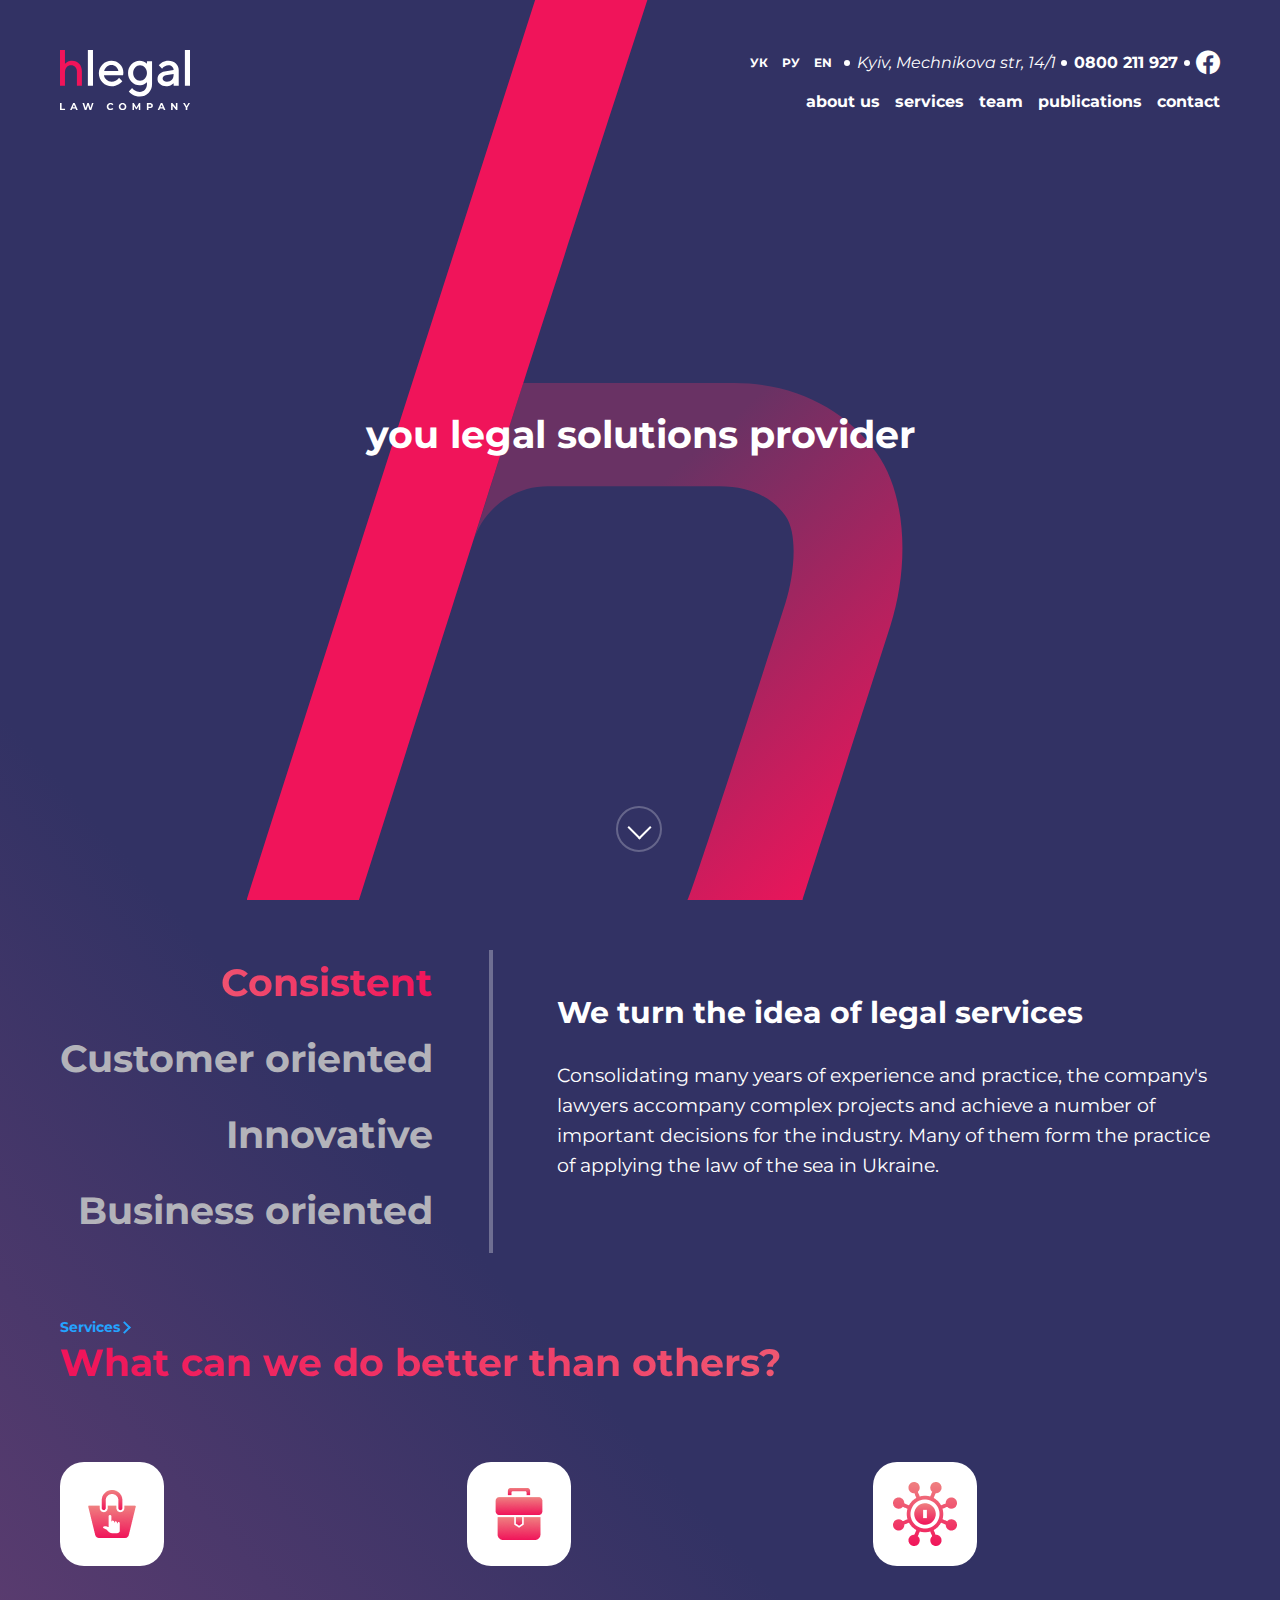
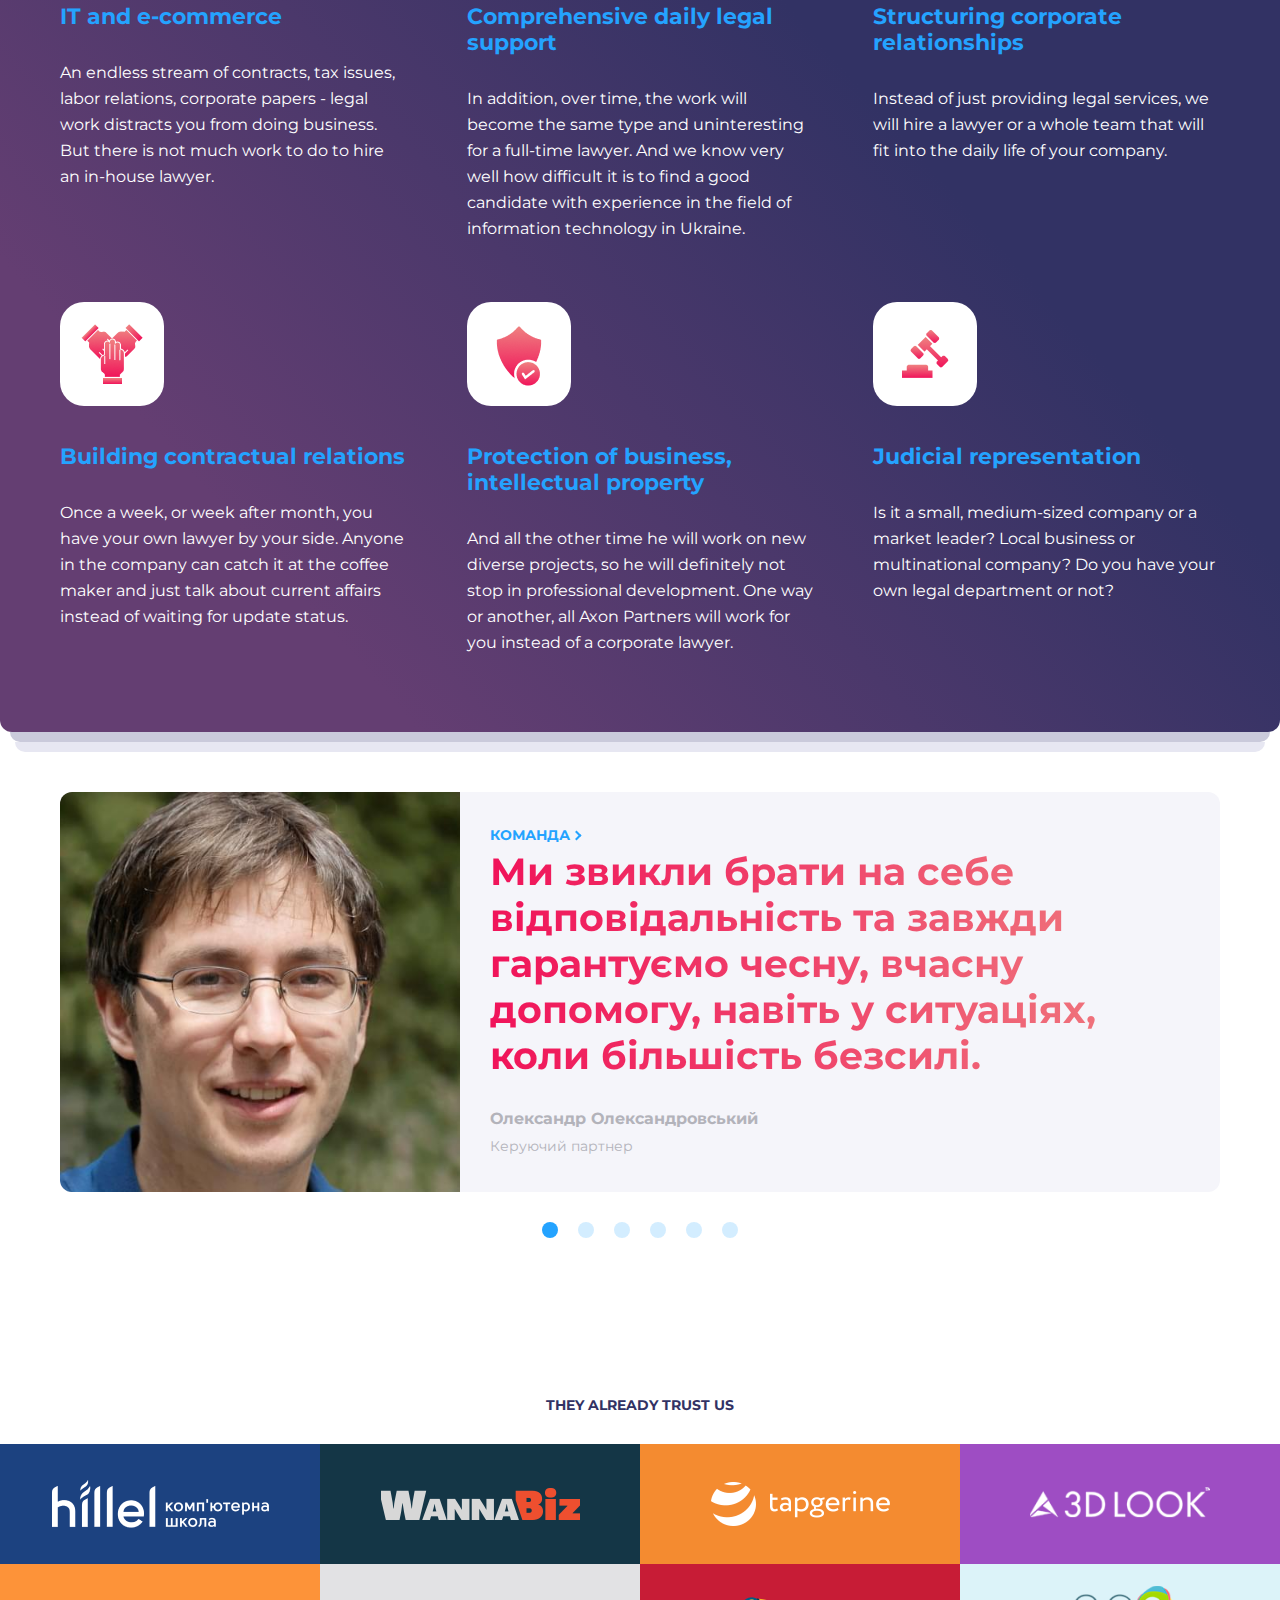
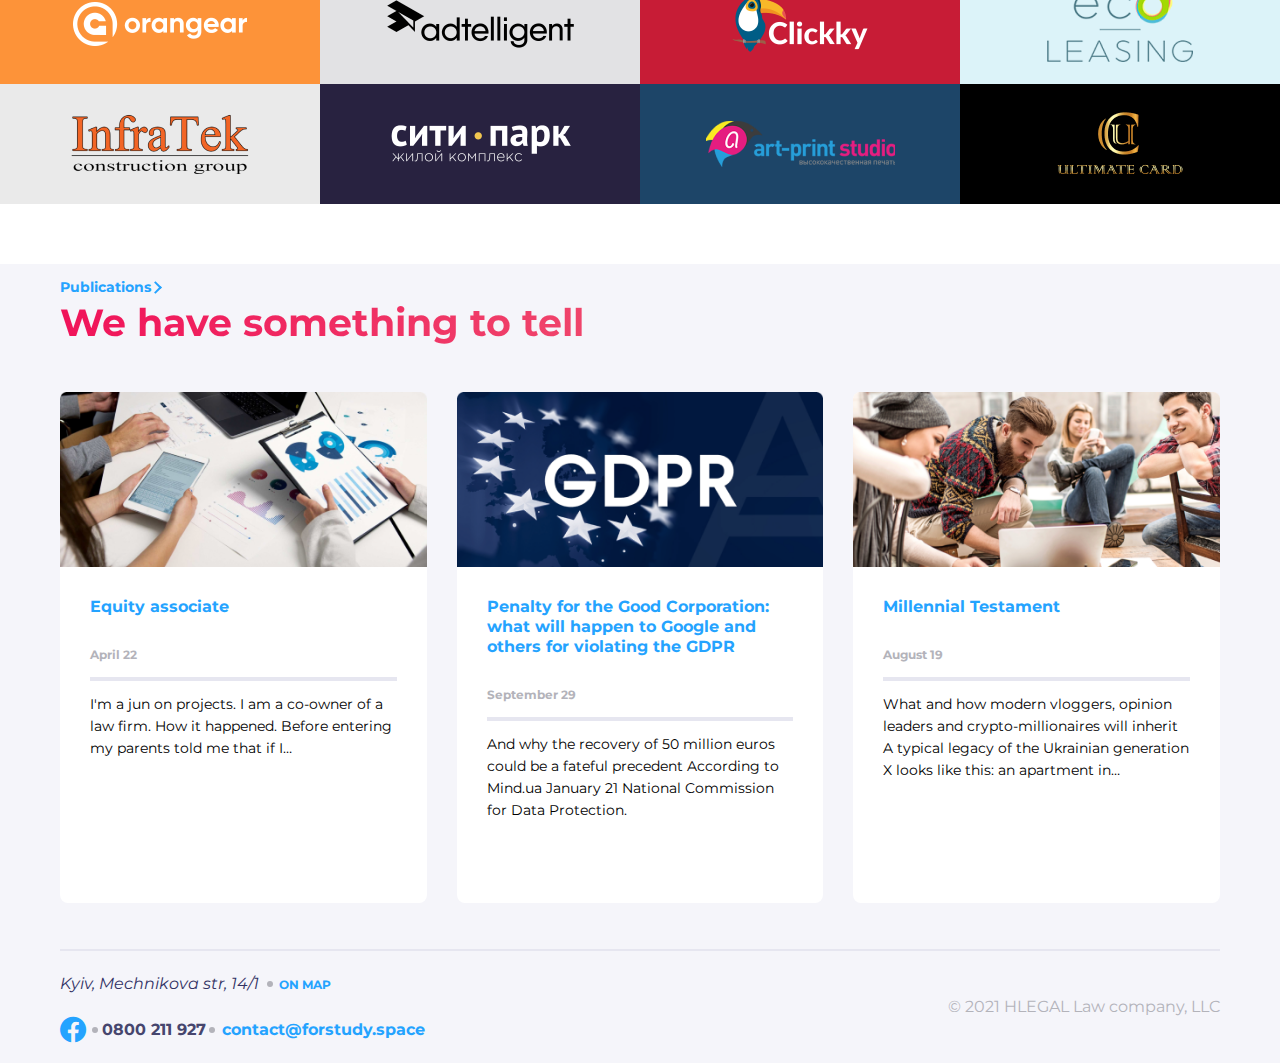
<file: index.html>
<!DOCTYPE html>
<html lang="en">

<head>
    <meta charset="UTF-8">
    <meta http-equiv="X-UA-Compatible" content="IE=edge">
    <meta name="viewport" content="width=device-width, initial-scale=1.0">
    <title>Hlegal</title>

    <link rel="preconnect" href="https://fonts.googleapis.com">
    <link rel="preconnect" href="https://fonts.gstatic.com" crossorigin>
    <link href="https://fonts.googleapis.com/css2?family=Montserrat:wght@400;700&display=swap" rel="stylesheet">
    <link rel="stylesheet" href="css/main.min.css">
</head>
<body>
<div class="wrapper">
    <div class="wrap">
        <div class="first-screen">
            <header class="header">
                <strong class="logo"><a href="index.html" class="logo__link"></a></strong>
                    <div class="info">
                        <div class="info__container1">
                            <a href="#" class="info__container1__language">УК</a>
                            <a href="#" class="info__container1__language">РУ</a>
                            <a href="#" class="info__container1__language">EN</a>
                        </div>
                        <address class="info__address">Kyiv, Mechnikova str, 14/1</address>
                        <a href="tel:0800211927" class="info__phone">0800 211 927</a>
                        <a href="" class="icon-facebook"></a>
                    </div>
                    <nav class="nav">
                        <button class="nav__btn">
                            <span></span>
                            <span></span>
                            <span></span>
                        </button>
                        <ul class="nav__list">
                            <li class="nav__item"><a href="#" class="nav__link">about us</a></li>
                            <li class="nav__item"><a href="services.html" class="nav__link">services</a></li>
                            <li class="nav__item"><a href="#" class="nav__link">team</a></li>
                            <li class="nav__item"><a href="#" class="nav__link">publications</a></li>
                            <li class="nav__item"><a href="#" class="nav__link">contact</a></li>
                        </ul>
                    </nav>

            </header>
            <h1 class="tittle1">you legal solutions provider</h1>
            <a href="#anc" class="anchor"></a>

        </div>
            <section id="anc" class="tabs">
                <div class="tabs__title">
                    <ul class="tabs__list">
                        <li class="tabs__item"><a href="#tab1" onclick="return false;" class="tabs__btn active">Consistent</a></li>
                        <li class="tabs__item"><a href="#tab2" onclick="return false;" class="tabs__btn">Customer oriented</a></li>
                        <li class="tabs__item"><a href="#tab3" onclick="return false;" class="tabs__btn">Innovative</a></li>
                        <li class="tabs__item"><a href="#tab4" onclick="return false;" class="tabs__btn">Business oriented</a></li>
                    </ul>
                </div>
                <div class="tabs__info">
                    <div class="tabs__content active" id="tab1">
                        <h3 class="tabs__tittle3">We turn the idea of legal services</h3>
                        <p>Consolidating many years of experience and practice, the company's lawyers accompany complex projects and achieve a number of important decisions for the industry. Many of them form the practice of applying the law of the sea in Ukraine.</p>
                    </div>
                    <div class="tabs__content" id="tab2">
                        <h3 class="tabs__tittle3">We turn the idea of legal services2</h3>
                        <p>Consolidating many years of experience and practice, the company's lawyers accompany complex projects and achieve a number of important decisions for the industry. Many of them form the practice of applying the law of the sea in Ukraine.</p>
                    </div>
                    <div class="tabs__content" id="tab3">
                        <h3 class="tabs__tittle3">We turn the idea of legal services3</h3>
                        <p>Consolidating many years of experience and practice, the company's lawyers accompany complex projects and achieve a number of important decisions for the industry. Many of them form the practice of applying the law of the sea in Ukraine.</p>
                    </div>
                    <div class="tabs__content" id="tab4">
                        <h3 class="tabs__tittle3">We turn the idea of legal services4</h3>
                        <p>Consolidating many years of experience and practice, the company's lawyers accompany complex projects and achieve a number of important decisions for the industry. Many of them form the practice of applying the law of the sea in Ukraine.</p>
                    </div>
                </div>
            </section>
            <section  class="section-better" >
                <span class="breadcrumbs">Services</span>
                <h2 class="tittle2">What can we do better than others?</h2>
                <ul class="list-info">
                    <li class="list-info__item">
                        <img src="img/Icon.png" alt="" class="list-info__pic">
                        <h3 class="list-info__tittle">IT and e-commerce</h3>
                        <p class="list-info__text">An endless stream of contracts, tax issues, labor relations, corporate papers - legal work distracts you from doing business. But there is not much work to do to hire an in-house lawyer.</p>
                    </li>
                    <li class="list-info__item">
                        <img src="img/Icon2.png" alt="" class="list-info__pic">
                        <h3 class="list-info__tittle">Comprehensive daily legal support</h3>
                        <p class="list-info__text">In addition, over time, the work will become the same type and uninteresting for a full-time lawyer. And we know very well how difficult it is to find a good candidate with experience in the field of information technology in Ukraine.</p>
                    </li>
                    <li class="list-info__item">
                        <img src="img/Icon3.png" alt="#" class="list-info__pic">
                        <h3 class="list-info__tittle">Structuring corporate relationships</h3>
                        <p class="list-info__text">Instead of just providing legal services, we will hire a lawyer or a whole team that will fit into the daily life of your company.</p>
                    </li>
                    <li class="list-info__item">
                        <img src="img/Icon4.png" alt="#" class="list-info__pic">
                        <h3 class="list-info__tittle">Building contractual relations</h3>
                        <p class="list-info__text">Once a week, or week after month, you have your own lawyer by your side. Anyone in the company can catch it at the coffee maker and just talk about current affairs instead of waiting for update status.</p>
                    </li>
                    <li class="list-info__item">
                        <img src="img/Icon5.png" alt="#" class="list-info__pic">
                        <h3 class="list-info__tittle">Protection of business, intellectual property</h3>
                        <p class="list-info__text">And all the other time he will work on new diverse projects, so he will definitely not stop in professional development. One way or another, all Axon Partners will work for you instead of a corporate lawyer.</p>
                    </li>
                    <li class="list-info__item">
                        <img src="img/Icon6.png" alt="#" class="list-info__pic">
                        <h3 class="list-info__tittle">Judicial representation</h3>
                        <p class="list-info__text">Is it a small, medium-sized company or a market leader? Local business or multinational company? Do you have your own legal department or not?</p>
                    </li>
                </ul>
            </section>
    </div>
            <div class="team" id="team_anchor">
                <div class="slider">
                    <div class="slider__item" id="active_item">
                        <img src="img/Team-1.jpg" alt="first_slider" class="slider__img">
                        <div class="slider__description">
                            <h3 class="slider__title">КОМАНДА</h3>
                            <strong class="slider__subtitle slider__subtitle_team">Ми звикли брати на себе відповідальність та
                                завжди гарантуємо чесну, вчасну допомогу, навіть у ситуаціях, коли більшість
                                безсилі.</strong>
                            <p class="slider__members_name">Олександр Олександровський</p>
                            <p class="slider__members_post">Керуючий партнер</p>
                        </div>
                    </div>
                    <a class="prev" onclick="minusSlide()"></a>
                    <a class="next" onclick="plusSlide()"></a>
                    <div class="slider__item">
                        <img src="img/Team-2.jpg" alt="second_slider" class="slider__img">
                        <div class="slider__description">
                            <h3 class="slider__title">КОМАНДА</h3>
                            <strong class="slider__subtitle slider__subtitle_team">Ми звикли брати на себе відповідальність та
                                завжди гарантуємо чесну, вчасну допомогу, навіть у ситуаціях, коли більшість
                                безсилі.</strong>
                            <p class="slider__members_name">Евгений Патриков</p>
                            <p class="slider__members_post">Пайовий партнер, адвокат</p>
                        </div>
                    </div>
                    <div class="slider__item">
                        <img src="img/Team-3.jpg" alt="third_slider" class="slider__img">
                        <div class="slider__description">
                            <h3 class="slider__title">КОМАНДА</h3>
                            <strong class="slider__subtitle slider__subtitle_team">Ми звикли брати на себе відповідальність та
                                завжди гарантуємо чесну, вчасну допомогу, навіть у ситуаціях, коли більшість
                                безсилі.</strong>
                            <p class="slider__members_name">Vladislav Melnik</p>
                            <p class="slider__members_post">Партнер</p>
                        </div>
                    </div>
                    <div class="slider__item">
                        <img src="img/Team-4.jpg" alt="first_slider" class="slider__img">
                        <div class="slider__description">
                            <h3 class="slider__title">КОМАНДА</h3>
                            <strong class="slider__subtitle slider__subtitle_team">Ми звикли брати на себе відповідальність та
                                завжди гарантуємо чесну, вчасну допомогу, навіть у ситуаціях, коли більшість
                                безсилі.</strong>
                            <p class="slider__members_name">Sergey Binn</p>
                            <p class="slider__members_post">Партнер</p>
                        </div>
                    </div>
                    <div class="slider__item">
                        <img src="img/Team-5.jpg" alt="first_slider" class="slider__img">
                        <div class="slider__description">
                            <h3 class="slider__title">КОМАНДА</h3>
                            <strong class="slider__subtitle slider__subtitle_team">Ми звикли брати на себе відповідальність та
                                завжди гарантуємо чесну, вчасну допомогу, навіть у ситуаціях, коли більшість
                                безсилі.</strong>
                            <p class="slider__members_name">Oksana Kobzar</p>
                            <p class="slider__members_post">Пайовий партнер, адвокат</p>
                        </div>
                    </div>
                    <div class="slider__item">
                        <img src="img/Team-6.jpg" alt="first_slider" class="slider__img">
                        <div class="slider__description">
                            <h3 class="slider__title">КОМАНДА</h3>
                            <strong class="slider__subtitle slider__subtitle_team">Ми звикли брати на себе відповідальність та
                                завжди гарантуємо чесну, вчасну допомогу, навіть у ситуаціях, коли більшість
                                безсилі.</strong>
                            <p class="slider__members_name">Julia Wolk</p>
                            <p class="slider__members_post">Партнер, юрист</p>
                        </div>
                    </div>
                </div>
                <div class="slider-dots">
                    <span class="slider-dots__item" onclick="showSlide(0)"></span>
                    <span class="slider-dots__item" onclick="showSlide(1)"></span>
                    <span class="slider-dots__item" onclick="showSlide(2)"></span>
                    <span class="slider-dots__item" onclick="showSlide(3)"></span>
                    <span class="slider-dots__item" onclick="showSlide(4)"></span>
                    <span class="slider-dots__item" onclick="showSlide(5)"></span>
                </div>
            </div>
            <div class="clients">
                <div class="clients__container">
                    <h2 class="heading clients__heading">They already trust us</h2>
                    <ul class="clients__list ">
                        <li class="clients__item">
                            <a href="#" class="clients__link ">
                                <img src="img/client1.png" alt="Client1" class="clients__img">
                            </a>
                        </li>
                        <li class="clients__item">
                            <a href="#" class="clients__link clients__link_dark">
                                <img src="img/client2.png" alt="Client1" class="clients__img">
                            </a>
                        </li>
                        <li class="clients__item">
                            <a href="#" class="clients__link clients__link_orange">
                                <img src="img/client3.png" alt="Client1" class="clients__img">
                            </a>
                        </li>
                        <li class="clients__item">
                            <a href="#" class="clients__link clients__link_violet">
                                <img src="img/client4.png" alt="Client1" class="clients__img">
                            </a>
                        </li>
                        <li class="clients__item">
                            <a href="#" class="clients__link clients__link_light-orange">
                                <img src="img/client5.png" alt="Client1" class="clients__img">
                            </a>
                        </li>
                        <li class="clients__item">
                            <a href="#" class="clients__link clients__link_light-grey">
                                <img src="img/client6.png" alt="Client1" class="clients__img">
                            </a>
                        </li>
                        <li class="clients__item">
                            <a href="#" class="clients__link clients__link_red">
                                <img src="img/client7.png" alt="Client1" class="clients__img">
                            </a>
                        </li>
                        <li class="clients__item">
                            <a href="#" class="clients__link clients__link_light-blue">
                                <img src="img/client8.png" alt="Client1" class="clients__img">
                            </a>
                        </li>
                        <li class="clients__item">
                            <a href="#" class="clients__link clients__link_light-pink">
                                <img src="img/client9.png" alt="Client1" class="clients__img">
                            </a>
                        </li>
                        <li class="clients__item">
                            <a href="#" class="clients__link clients__link_dark-violet">
                                <img src="img/client10.png" alt="Client1" class="clients__img">
                            </a>
                        </li>
                        <li class="clients__item">
                            <a href="#" class="clients__link clients__link_dark-blue">
                                <img src="img/client11.png" alt="Client1" class="clients__img">
                            </a>
                        </li>
                        <li class="clients__item">
                            <a href="#" class="clients__link clients__link_black">
                                <img src="img/client12.png" alt="Client1" class="clients__img">
                            </a>
                        </li>
                    </ul>
                </div>
            </div>

                <div class="background-wrap">
                    <section class="publications">
                        <span class="breadcrumbs publications__breadcrumbs">Publications</span>
                        <h2 class="tittle2 publications__tittle2">We have something to tell</h2>
                        <ul class="publication-column">
                            <li class="publication-column__item publication-column__item_first">
                                <img src="img/card1.png" alt="" class="publication-column__img">
                                <div class="publication-column__box">
                                    <h3 class="publication-column__tittle3">Equity associate</h3>
                                    <span class="publication-column__date">April 22</span>
                                    <p class="publication-column__text">I'm a jun on projects. I am a co-owner of a law firm. How it happened. Before entering my parents told me that if I…</p>
                                </div>
                            </li>
                            <li class="publication-column__item publication-column__item_second">
                                <img src="img/card2.png" alt="" class="publication-column__img">
                                <div class="publication-column__box">
                                    <h3 class="publication-column__tittle3">Penalty for the Good Corporation: what will happen to Google and others for violating the GDPR</h3>
                                    <span class="publication-column__date">September 29</span>
                                    <p class="publication-column__text">And why the recovery of 50 million euros could be a fateful precedent According to Mind.ua January 21 National Commission for Data Protection.</p>
                                </div>
                            </li>
                            <li class="publication-column__item publication-column__item_third">
                                <img src="img/card3.png" alt="" class="publication-column__img">
                                <div class="publication-column__box">
                                    <h3 class="publication-column__tittle3">Millennial Testament</h3>
                                    <span class="publication-column__date">August 19</span>
                                    <p class="publication-column__text">What and how modern vloggers, opinion leaders and crypto-millionaires will inherit A typical legacy of the Ukrainian generation X looks like this: an apartment in…</p>
                                </div>
                            </li>
                        </ul>
                    </section>
                    <footer class="footer">
                        <div class="company-info">
                            <div class="company-info__navigation">
                                <address class="company-info__address">Kyiv, Mechnikova str, 14/1</address>
                                <a href="" class="company-info__map">On map</a>
                            </div>
                            <div class="company-info__contacts">
                                <a href="" class="company-info__icon icon-facebook"></a>
                                <a href="tel:0800211927" class="company-info__phone">0800 211 927</a>
                                <a href="mailto:contact@forstudy.space" class="company-info__email">contact@forstudy.space</a>
                            </div>
                        </div>
                            <span class="copyright">&#169; 2021 HLEGAL Law company, LLC</span>
                    </footer>
                </div>



</div>
<script src="https://code.jquery.com/jquery-3.6.0.min.js" integrity="sha256-/xUj+3OJU5yExlq6GSYGSHk7tPXikynS7ogEvDej/m4=" crossorigin="anonymous"></script>
<script src="js/jquery.main.js"></script>
</body>
</html>
</file>
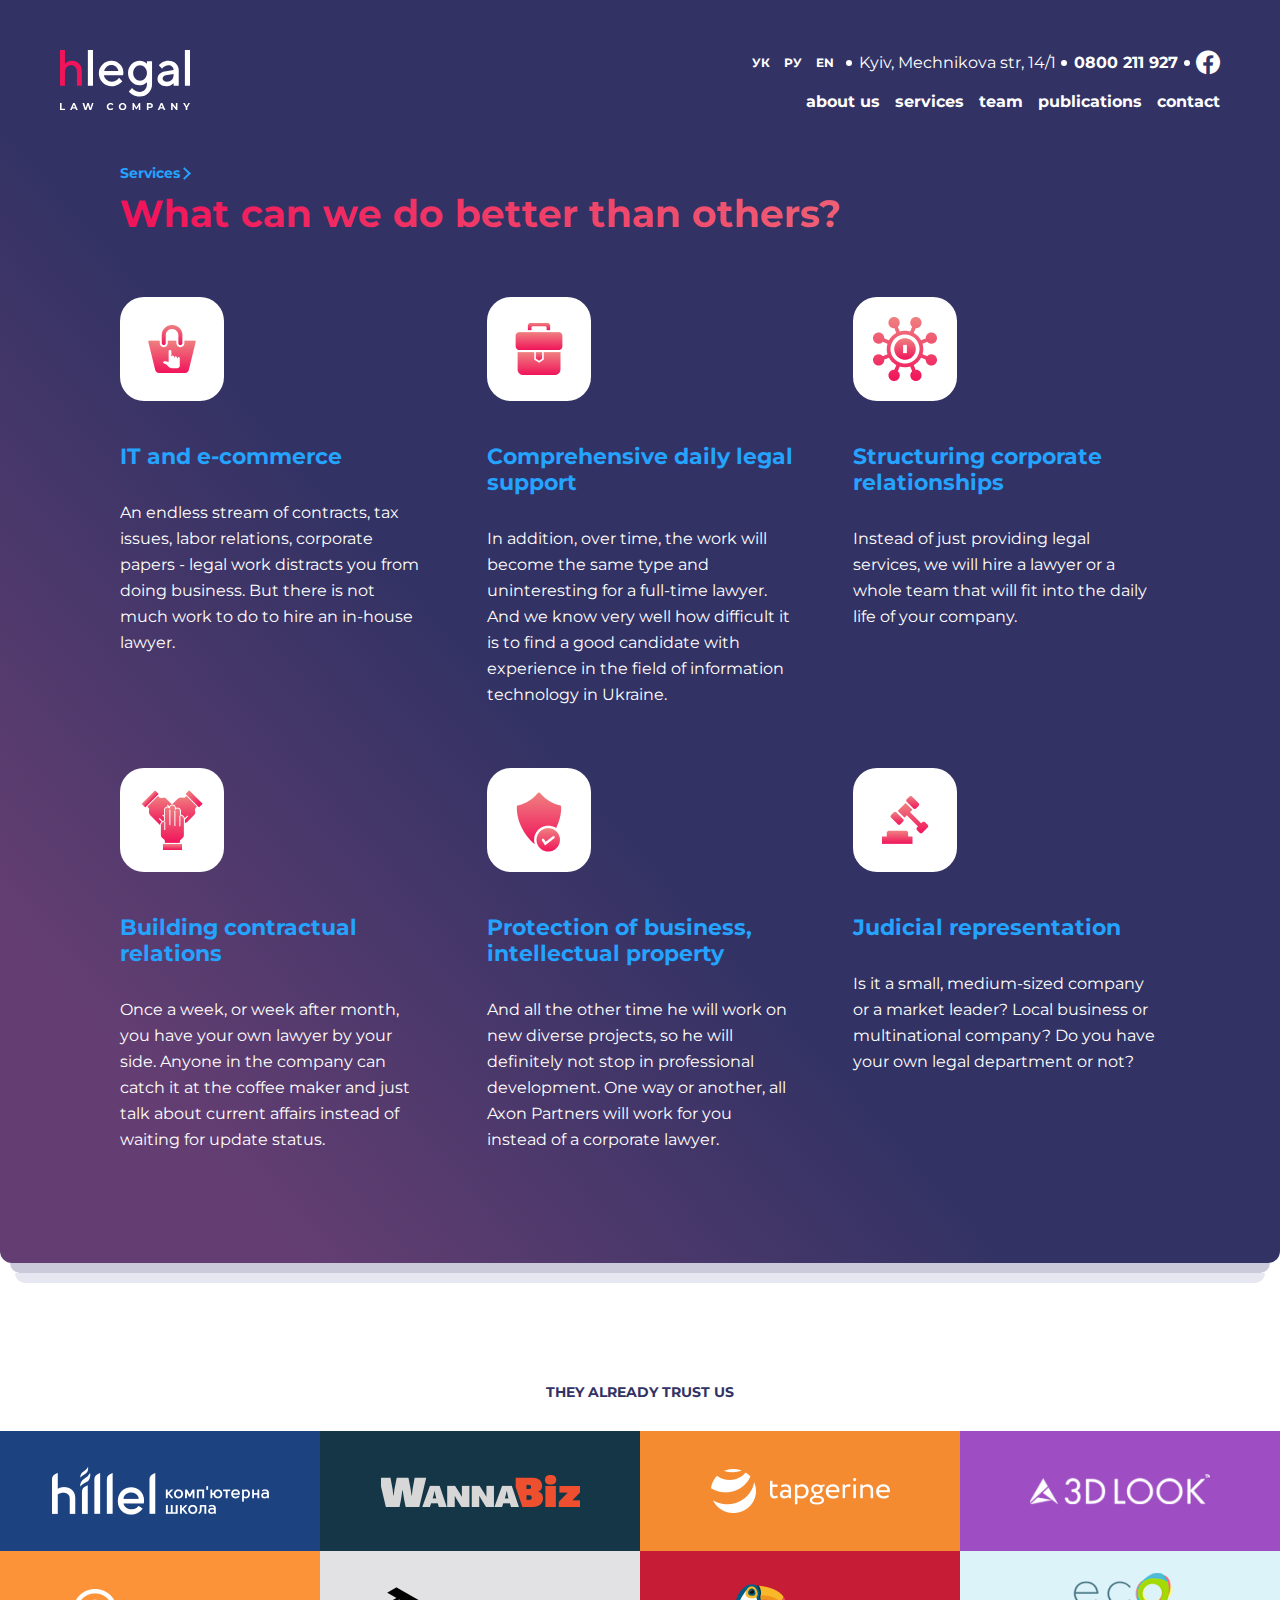
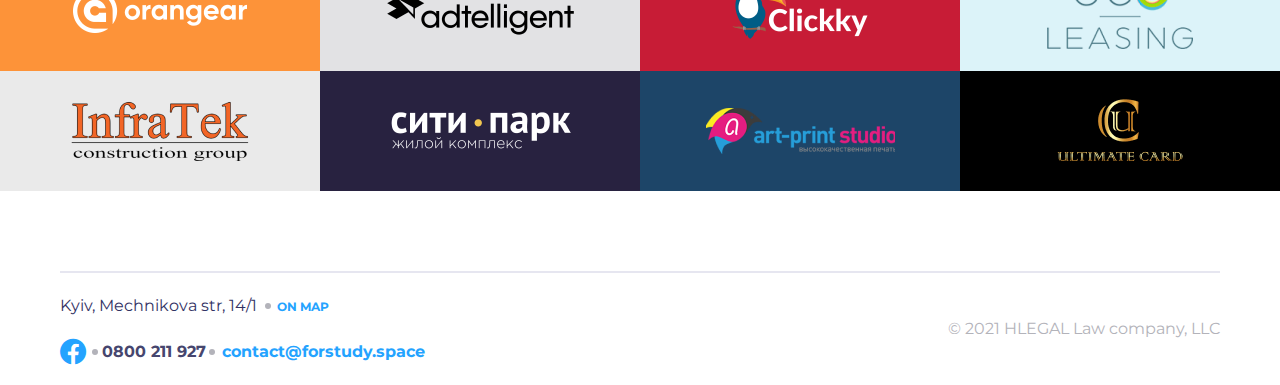
<file: services.html>
<!doctype html>
<html lang="`en`">
<head>
    <meta charset="UTF-8">
    <meta name="viewport"
          content="width=device-width, user-scalable=no, initial-scale=1.0, maximum-scale=1.0, minimum-scale=1.0">
    <meta http-equiv="X-UA-Compatible" content="ie=edge">
    <link rel="preconnect" href="https://fonts.googleapis.com">
    <link rel="preconnect" href="https://fonts.gstatic.com" crossorigin>
    <link href="https://fonts.googleapis.com/css2?family=Montserrat:wght@400;700&display=swap" rel="stylesheet">
    <link rel="stylesheet" href="css/main.min.css">
    <title>Services</title>
</head>
<body>
<div class="wrapper">
    <div class="wrap">
        <div class="first-screen services-first-screen">
            <header class="header">
                <strong class="logo"><a href="index.html" class="logo__link"></a></strong>
                <div class="info">
                    <div class="info__container1">
                        <a href="#" class="info__container1__language">УК</a>
                        <a href="#" class="info__container1__language">РУ</a>
                        <a href="#" class="info__container1__language">EN</a>
                    </div>
                    <span class="info__address">Kyiv, Mechnikova str, 14/1</span>
                    <a href="tel:0800211927" class="info__phone">0800 211 927</a>
                    <a href="" class="icon-facebook"></a>
                </div>
                <nav class="nav">
                    <button class="nav__btn">
                        <span></span>
                        <span></span>
                        <span></span>
                    </button>
                    <ul class="nav__list">
                        <li class="nav__item"><a href="#" class="nav__link">about us</a></li>
                        <li class="nav__item"><a href="#" class="nav__link">services</a></li>
                        <li class="nav__item"><a href="#" class="nav__link">team</a></li>
                        <li class="nav__item"><a href="#" class="nav__link">publications</a></li>
                        <li class="nav__item"><a href="#" class="nav__link">contact</a></li>
                    </ul>
                </nav>

            </header>
            <section  class="section-better" >
                <span class="breadcrumbs">Services</span>
                <h2 class="tittle2">What can we do better than others?</h2>
                <ul class="list-info">
                    <li class="list-info__item">
                        <img src="img/Icon.png" alt="" class="list-info__pic">
                        <h3 class="list-info__tittle">IT and e-commerce</h3>
                        <p class="list-info__text">An endless stream of contracts, tax issues, labor relations, corporate papers - legal work distracts you from doing business. But there is not much work to do to hire an in-house lawyer.</p>
                    </li>
                    <li class="list-info__item">
                        <img src="img/Icon2.png" alt="" class="list-info__pic">
                        <h3 class="list-info__tittle">Comprehensive daily legal support</h3>
                        <p class="list-info__text">In addition, over time, the work will become the same type and uninteresting for a full-time lawyer. And we know very well how difficult it is to find a good candidate with experience in the field of information technology in Ukraine.</p>
                    </li>
                    <li class="list-info__item">
                        <img src="img/Icon3.png" alt="#" class="list-info__pic">
                        <h3 class="list-info__tittle">Structuring corporate relationships</h3>
                        <p class="list-info__text">Instead of just providing legal services, we will hire a lawyer or a whole team that will fit into the daily life of your company.</p>
                    </li>
                    <li class="list-info__item">
                        <img src="img/Icon4.png" alt="#" class="list-info__pic">
                        <h3 class="list-info__tittle">Building contractual relations</h3>
                        <p class="list-info__text">Once a week, or week after month, you have your own lawyer by your side. Anyone in the company can catch it at the coffee maker and just talk about current affairs instead of waiting for update status.</p>
                    </li>
                    <li class="list-info__item">
                        <img src="img/Icon5.png" alt="#" class="list-info__pic">
                        <h3 class="list-info__tittle">Protection of business, intellectual property</h3>
                        <p class="list-info__text">And all the other time he will work on new diverse projects, so he will definitely not stop in professional development. One way or another, all Axon Partners will work for you instead of a corporate lawyer.</p>
                    </li>
                    <li class="list-info__item">
                        <img src="img/Icon6.png" alt="#" class="list-info__pic">
                        <h3 class="list-info__tittle">Judicial representation</h3>
                        <p class="list-info__text">Is it a small, medium-sized company or a market leader? Local business or multinational company? Do you have your own legal department or not?</p>
                    </li>
                </ul>
            </section>

        </div>
    </div>
    <div class="clients">
        <div class="clients__container">
            <h2 class="heading clients__heading">They already trust us</h2>
            <ul class="clients__list ">
                <li class="clients__item">
                    <a href="#" class="clients__link ">
                        <img src="img/client1.png" alt="Client1" class="clients__img">
                    </a>
                </li>
                <li class="clients__item">
                    <a href="#" class="clients__link clients__link_dark">
                        <img src="img/client2.png" alt="Client1" class="clients__img">
                    </a>
                </li>
                <li class="clients__item">
                    <a href="#" class="clients__link clients__link_orange">
                        <img src="img/client3.png" alt="Client1" class="clients__img">
                    </a>
                </li>
                <li class="clients__item">
                    <a href="#" class="clients__link clients__link_violet">
                        <img src="img/client4.png" alt="Client1" class="clients__img">
                    </a>
                </li>
                <li class="clients__item">
                    <a href="#" class="clients__link clients__link_light-orange">
                        <img src="img/client5.png" alt="Client1" class="clients__img">
                    </a>
                </li>
                <li class="clients__item">
                    <a href="#" class="clients__link clients__link_light-grey">
                        <img src="img/client6.png" alt="Client1" class="clients__img">
                    </a>
                </li>
                <li class="clients__item">
                    <a href="#" class="clients__link clients__link_red">
                        <img src="img/client7.png" alt="Client1" class="clients__img">
                    </a>
                </li>
                <li class="clients__item">
                    <a href="#" class="clients__link clients__link_light-blue">
                        <img src="img/client8.png" alt="Client1" class="clients__img">
                    </a>
                </li>
                <li class="clients__item">
                    <a href="#" class="clients__link clients__link_light-pink">
                        <img src="img/client9.png" alt="Client1" class="clients__img">
                    </a>
                </li>
                <li class="clients__item">
                    <a href="#" class="clients__link clients__link_dark-violet">
                        <img src="img/client10.png" alt="Client1" class="clients__img">
                    </a>
                </li>
                <li class="clients__item">
                    <a href="#" class="clients__link clients__link_dark-blue">
                        <img src="img/client11.png" alt="Client1" class="clients__img">
                    </a>
                </li>
                <li class="clients__item">
                    <a href="#" class="clients__link clients__link_black">
                        <img src="img/client12.png" alt="Client1" class="clients__img">
                    </a>
                </li>
            </ul>
        </div>
    </div>
    <footer class="footer">
        <div class="company-info">
            <div class="company-info__navigation">
                <span class="company-info__address">Kyiv, Mechnikova str, 14/1</span>
                <a href="" class="company-info__map">On map</a>
            </div>
            <div class="company-info__contacts">
                <a href="" class="company-info__icon icon-facebook"></a>
                <a href="tel:0800211927" class="company-info__phone">0800 211 927</a>
                <a href="mailto:contact@forstudy.space" class="company-info__email">contact@forstudy.space</a>
            </div>
        </div>
        <span class="copyright">&#169; 2021 HLEGAL Law company, LLC</span>
    </footer>
</div>

<script src="https://code.jquery.com/jquery-3.6.0.min.js" integrity="sha256-/xUj+3OJU5yExlq6GSYGSHk7tPXikynS7ogEvDej/m4=" crossorigin="anonymous"></script>
<script src="js/jquery.main.js"></script>
</body>
</html>
</file>
<file: css/main.min.css>
body{margin:0}*{-webkit-box-sizing:border-box;box-sizing:border-box}img{border-style:none}a{text-decoration:none;color:#fff;cursor:pointer}a:hover{color:#f0145a}a:active{background-color:transparent}@font-face{font-family:icomoon;src:url(../fonts/icomoon.eot?wyp9w7);src:url(../fonts/icomoon.eot?wyp9w7#iefix) format("embedded-opentype"),url(../fonts/icomoon.ttf?wyp9w7) format("truetype"),url(../fonts/icomoon.woff?wyp9w7) format("woff"),url(../fonts/icomoon.svg?wyp9w7#icomoon) format("svg");font-weight:400;font-style:normal;font-display:block}[class*=" icon-"],[class^=icon-]{font-family:icomoon!important;speak:never;font-style:normal;font-weight:400;font-variant:normal;text-transform:none;line-height:1;-webkit-font-smoothing:antialiased;-moz-osx-font-smoothing:grayscale}.icon-facebook:before{content:"\e902";color:#fff}.icon-facebook:hover:before{color:#f0145a}body{font:400 16px/26px Montserrat,sans-serif;color:#fff}.wrapper{width:100%;overflow:hidden;position:relative}.wrap{background:-o-linear-gradient(221.43deg,#323264 11.93%,#323264 57.17%,#643e72 87.46%);background:linear-gradient(228.57deg,#323264 11.93%,#323264 57.17%,#643e72 87.46%);border-radius:0 0 12px 12px;position:relative;margin-bottom:60px}.wrap:after{content:"";display:block;position:absolute;background-color:#cacadb;border-radius:0 0 12px 12px;height:10px;width:calc(100% - 20px);left:10px;bottom:-10px}.wrap:before{content:"";display:block;position:absolute;background-color:#e7e7f2;border-radius:0 0 12px 12px;height:10px;width:calc(100% - 30px);left:15px;bottom:-20px}.first-screen{min-height:100vh;background:url(../img/first-screan.svg) 50% 50% no-repeat;background-size:auto 100%;font-size:0;display:-webkit-box;display:-ms-flexbox;display:flex;-webkit-box-orient:vertical;-webkit-box-direction:normal;-ms-flex-direction:column;flex-direction:column;-webkit-box-pack:justify;-ms-flex-pack:justify;justify-content:space-between;padding:60px 160px;margin-bottom:60px;position:relative}.header{display:grid;grid-template-columns:1fr 1fr;grid-template-rows:1fr 1fr}.logo{grid-area:1/1/3/2;background-image:url(../img/Logo.svg);background-size:130px 60px;height:60px;width:130px;font-size:0;line-height:0}.logo__link{display:block;height:100%}.info{display:-webkit-box;display:-ms-flexbox;display:flex;-webkit-box-pack:right;-ms-flex-pack:right;justify-content:right;-webkit-box-align:center;-ms-flex-align:center;align-items:center;padding-bottom:16px;-ms-flex-wrap:nowrap;flex-wrap:nowrap}.info__container1{display:grid;grid-template-columns:repeat(3,1fr);font-size:12px;line-height:16px;font-weight:700;padding-right:18px;position:relative}.info__container1::before{content:"";background-color:#fff;border-radius:50%;height:6px;width:6px;position:absolute;display:block;right:13px;top:10px}.info__container1 a{padding:5px 7px}.info__container1 a:hover{background:#f0145a;border-radius:8px;color:#fff}.info__container1 a:focus{background:#f0145a;border-radius:8px}.info__address{font-size:16px;line-height:20px;font-weight:400;padding-right:18px;position:relative;white-space:nowrap;display:inline}.info__address::before{content:"";background-color:#fff;border-radius:50%;height:6px;width:6px;position:absolute;display:block;right:7px;top:7px}.info__phone{font-size:16px;line-height:20px;font-weight:700;padding-right:18px;position:relative;white-space:nowrap}.info__phone::before{content:"";background-color:#fff;border-radius:50%;height:6px;width:6px;position:absolute;display:block;right:6px;top:7px}.info .icon-facebook{font-size:24px}.info__container1::before{content:"";background-color:#fff;border-radius:50%;height:6px;width:6px;position:absolute;display:block;right:7px;top:10px}.nav__btn{display:none}.nav__list{list-style:none;padding:0;margin:0;display:-webkit-box;display:-ms-flexbox;display:flex;-webkit-box-pack:right;-ms-flex-pack:right;justify-content:right}.active .nav__list{display:block;position:absolute;top:20px;left:-80px;opacity:1;pointer-events:auto}.nav__item{padding-right:15px}.nav__item:last-child{padding-right:0}.nav__link{font-weight:700;font-size:16px;line-height:20px}.nav__link:hover{text-decoration:underline}.tittle1{position:absolute;top:calc(50% - 40px);left:50%;-webkit-transform:translate(-50%,-50%);-ms-transform:translate(-50%,-50%);transform:translate(-50%,-50%);text-align:center;color:#fff;font-size:38px;font-weight:700;line-height:46px}.anchor{position:relative;display:block;scroll-behavior:smooth;height:42px;width:42px;margin:0 auto}.anchor:after{content:"";border:2px solid rgba(255,255,255,.5);border-radius:50%;width:42px;height:42px;position:absolute;right:calc(50% - 45px);bottom:-25px;display:block;-webkit-transform:translate(-50%,-50%);-ms-transform:translate(-50%,-50%);transform:translate(-50%,-50%);opacity:.5}.anchor:hover:after{border-color:#f0145a}.anchor:before{content:"";display:block;border-bottom:2px solid #fff;border-right:2px solid #fff;-webkit-transform:rotate(45deg);-ms-transform:rotate(45deg);transform:rotate(45deg);width:15px;height:15px;position:absolute;right:calc(50% - 8px);bottom:14px}.anchor:hover:before{border-color:#f0145a}.tabs{display:-webkit-box;display:-ms-flexbox;display:flex;-webkit-box-pack:justify;-ms-flex-pack:justify;justify-content:space-between;padding:0 280px;margin-bottom:80px}.tabs__item{padding-bottom:30px}.tabs__item:last-child{padding-bottom:0}.tabs__title{display:-webkit-box;display:-ms-flexbox;display:flex;-webkit-box-orient:vertical;-webkit-box-direction:normal;-ms-flex-direction:column;flex-direction:column;-webkit-box-pack:justify;-ms-flex-pack:justify;justify-content:space-between;margin-right:124px;text-align:right;position:relative}.tabs__title:after{content:"";display:block;position:absolute;height:303px;width:4px;background-color:rgba(255,255,255,.3);top:-10px;right:-60px}.tabs__info{display:-webkit-box;display:-ms-flexbox;display:flex;-webkit-box-orient:vertical;-webkit-box-direction:normal;-ms-flex-direction:column;flex-direction:column;-webkit-box-pack:center;-ms-flex-pack:center;justify-content:center}.tabs__btn{display:block;font-weight:700;font-size:38px;line-height:46px;color:#b3b3ba;white-space:nowrap}.tabs__list{list-style:none;padding:0;margin:0}.tabs__content{display:none}.tabs__content p{font-size:19px;line-height:30px;font-weight:400}.tabs__content.active{display:block}.tabs__tittle3{font-weight:700;font-size:30px;line-height:36px;margin:0 0 30px 0}.tabs__btn.active{-webkit-background-clip:text;-webkit-text-fill-color:transparent;background-image:-o-linear-gradient(359.87deg,#ef8080 .84%,#f0145a 99.96%);background-image:linear-gradient(90.13deg,#ef8080 .84%,#f0145a 99.96%)}.section-better{padding:60px 160px}.breadcrumbs{font-size:14px;line-height:18px;font-weight:700;position:relative;color:#24a3ff}.breadcrumbs::before{content:"";display:block;position:absolute;border-bottom:2px solid #24a3ff;border-right:2px solid #24a3ff;-webkit-transform:rotate(315deg);-ms-transform:rotate(315deg);transform:rotate(315deg);width:7px;height:7px;top:5px;right:-9px}.tittle2{font-weight:700;font-size:38px;line-height:46px;-webkit-background-clip:text;-webkit-text-fill-color:transparent;background-image:-o-linear-gradient(359.87deg,#f0145a .84%,#ef8080 99.96%);background-image:linear-gradient(90.13deg,#f0145a .84%,#ef8080 99.96%);margin:0;padding-bottom:60px}.list-info{padding:0;list-style:none;display:grid;grid-template-columns:1fr 1fr 1fr;grid-gap:60px}.list-info p{margin:0;padding:0;color:#fff}.list-info__tittle{display:block;margin:0;padding-bottom:30px;color:#24a3ff;font-size:22px;font-weight:700;line-height:26px}.list-info__pic{line-height:0;font-size:0;padding:20px;background-color:#fff;border-radius:24px;margin-bottom:30px}.team{width:100%;padding:0 160px;margin-bottom:60px}.slider{width:100%}.slider__item{border-radius:12px;background:#f5f5fa;display:grid;grid-template-columns:400px 1fr;-webkit-box-align:center;-ms-flex-align:center;align-items:center}.slider__img{border-radius:12px 0 0 12px;width:400px;height:auto}.slider__description{display:-webkit-box;display:-ms-flexbox;display:flex;-webkit-box-orient:vertical;-webkit-box-direction:normal;-ms-flex-direction:column;flex-direction:column;-webkit-box-pack:center;-ms-flex-pack:center;justify-content:center;-webkit-box-align:start;-ms-flex-align:start;align-items:flex-start;padding:30px}.slider__subtitle_team{margin:0 0 30px;font-size:38px;line-height:46px;font-weight:700;-webkit-background-clip:text;-webkit-text-fill-color:transparent;background-image:-o-linear-gradient(359.87deg,#f0145a .84%,#ef8080 99.96%);background-image:linear-gradient(90.13deg,#f0145a .84%,#ef8080 99.96%)}.slider__members_post{font-size:14px;line-height:22px;color:#b3b3ba;margin:0}.slider__members_name{font-size:16px;line-height:20px;font-weight:700;color:#b3b3ba;margin:0 0 6px}.slider__title{font-size:14px;line-height:17px;color:#24a3ff;font-weight:700;position:relative;margin:0 0 5px}.slider__title:after{content:"";position:absolute;top:5px;right:-10px;width:5px;height:5px;border-right:2px solid #24a3ff;border-bottom:2px solid #24a3ff;-webkit-transform:rotate(-45deg);-ms-transform:rotate(-45deg);transform:rotate(-45deg)}.slider-dots{text-align:center}.slider-dots__item{width:16px;height:16px;border-radius:50%;background-color:#24a3ff;margin:30px 8px;display:inline-block;opacity:.2}.slider-dots__item_active{opacity:1}.slider-dots .slider-dots__item_tab{display:none}.clients{padding:60px 0}.clients__container{padding:0 100px}.clients__heading{text-transform:uppercase;font-size:14px;font-weight:700;line-height:18px;text-align:center;margin:0 0 30px;color:#323264}.clients__list{margin:0;padding:0;list-style:none;border-radius:12px;overflow:hidden;display:grid;grid-template-columns:repeat(4,1fr)}.clients__link{display:-webkit-box;display:-ms-flexbox;display:flex;width:100%;-webkit-box-align:center;-ms-flex-align:center;align-items:center;-webkit-box-pack:center;-ms-flex-pack:center;justify-content:center;height:120px;background-color:#1c4280}.clients__link_dark{background-color:#143646}.clients__link_orange{background-color:#f48b30}.clients__link_violet{background-color:#9e4dc3}.clients__link_light-orange{background-color:#fd9339}.clients__link_light-grey{background-color:#e2e2e4}.clients__link_red{background-color:#c71c36}.clients__link_light-blue{background-color:#dcf3f9}.clients__link_light-pink{background-color:#eaeaea}.clients__link_dark-violet{background-color:#282240}.clients__link_dark-blue{background-color:#1d4568}.clients__link_black{background-color:#000}.publications{padding:10px 160px;width:100%;color:#f5f5fa}.publications__breadcrumbs{margin:10px 0}.publications__tittle2{padding-bottom:30px;-webkit-background-clip:text;-webkit-text-fill-color:transparent;background-image:-o-linear-gradient(359.87deg,#f0145a .84%,#ef8080 99.96%);background-image:linear-gradient(90.13deg,#f0145a .84%,#ef8080 99.96%)}.background-wrap{background-color:#f5f5fa}.publication-column{display:grid;grid-template-columns:repeat(3,1fr);grid-gap:30px;list-style:none;padding:0}.publication-column__item{background-color:#fff;border-radius:8px;padding-bottom:10px}.publication-column__box{padding:30px 30px 72px}.publication-column__img{width:100%;line-height:0;font-size:0;vertical-align:middle;overflow:hidden}.publication-column__tittle3{color:#24a3ff;font-size:16px;font-weight:700;line-height:20px;margin:0;padding-bottom:30px}.publication-column__date{color:#b3b3ba;font-size:12px;line-height:16px;font-weight:700;padding-bottom:30px;display:block;position:relative}.publication-column__date:after{content:"";display:block;position:absolute;top:30px;left:0;width:100%;height:4px;background-color:#e6e6f0}.publication-column__text{color:#000;font-size:14px;line-height:22px;font-weight:400;margin:0}.footer{display:-webkit-box;display:-ms-flexbox;display:flex;-webkit-box-pack:justify;-ms-flex-pack:justify;justify-content:space-between;-webkit-box-align:center;-ms-flex-align:center;align-items:center;margin:20px 160px 0;border-top:2px solid #e6e6f0;padding:20px 0}.company-info{display:-webkit-box;display:-ms-flexbox;display:flex;-webkit-box-orient:vertical;-webkit-box-direction:normal;-ms-flex-direction:column;flex-direction:column;-webkit-box-pack:justify;-ms-flex-pack:justify;justify-content:space-between;-webkit-box-align:start;-ms-flex-align:start;align-items:start}.company-info__navigation{padding-bottom:20px}.company-info__address{color:#323264;font-size:16px;line-height:20px;font-weight:400;padding-right:16px;position:relative;display:inline}.company-info__address:after{content:"";display:block;position:absolute;border-radius:50%;width:6px;height:6px;background-color:#b3b3ba;top:7px;right:2px}.company-info__map{color:#24a3ff;font-weight:700;font-size:12px;line-height:16px;text-transform:uppercase;-webkit-transition:.6s;-o-transition:.6s;transition:.6s}.company-info__contacts{display:-webkit-box;display:-ms-flexbox;display:flex;-webkit-box-align:center;-ms-flex-align:center;align-items:center}.company-info .icon-facebook:before{color:#24a3ff;font-size:26px;border-radius:50%}.company-info .icon-facebook:hover:before{color:#f0145a;-webkit-transition:.6s;-o-transition:.6s;transition:.6s}.company-info__icon{display:block;height:26px;border-radius:50%;margin-right:16px}.company-info__phone{color:#46466e;font-size:16px;font-weight:700;line-height:20px;margin-right:16px;position:relative;display:block;-webkit-transition:.6s;-o-transition:.6s;transition:.6s}.company-info__phone:before{content:"";display:block;position:absolute;border-radius:50%;width:6px;height:6px;background-color:#b3b3ba;top:7px;left:-10px}.company-info__phone:after{content:"";display:block;position:absolute;border-radius:50%;width:6px;height:6px;background-color:#b3b3ba;top:7px;right:-9px}.company-info__email{color:#24a3ff;font-size:16px;font-weight:700;line-height:20px;-webkit-transition:.6s;-o-transition:.6s;transition:.6s}.copyright{font-weight:400;color:#b3b3ba}@font-face{font-family:icomoon;src:url(../fonts/icomoon.eot?wyp9w7);src:url(../fonts/icomoon.eot?wyp9w7#iefix) format("embedded-opentype"),url(../fonts/icomoon.ttf?wyp9w7) format("truetype"),url(../fonts/icomoon.woff?wyp9w7) format("woff"),url(../fonts/icomoon.svg?wyp9w7#icomoon) format("svg");font-weight:400;font-style:normal;font-display:block}[class*=" icon-"],[class^=icon-]{font-family:icomoon!important;speak:never;font-style:normal;font-weight:400;font-variant:normal;text-transform:none;line-height:1;-webkit-font-smoothing:antialiased;-moz-osx-font-smoothing:grayscale}.icon-facebook:before{content:"\e902";color:#fff}.icon-facebook:hover:before{color:#f0145a}body{font:400 16px/26px Montserrat,sans-serif;color:#fff}.services-first-screen{background-image:none}.-section-better{padding:0}.header{margin-bottom:30px}.list-info__item p{color:#fff;font-weight:400;font-size:16px;line-height:26px}.services-footer{border-top:none}@media only screen and (max-width:1919px){.first-screen{padding:50px 60px}.tabs{padding:0 180px}.section-better{padding:0 60px 60px 60px}.footer{margin:20px 60px 0}}@media screen and (max-width:1919px){.team{padding:0 60px}.clients__container{padding:0}.clients__list{border-radius:0;overflow:visible}.publications{padding:10px 60px}}@media only screen and (max-width:1439px){.first-screen{padding:50px 60px 50px 60px}.tabs{padding:0 60px}.tabs__title{-webkit-box-pack:start;-ms-flex-pack:start;justify-content:start}}@media only screen and (max-width:1023px){.first-screen{padding:50px 60px 30px 60px}.header{display:grid;grid-template-columns:1fr;grid-template-rows:50px 1fr 30px}.logo{grid-row:2/3;margin-bottom:25px}.info{-webkit-box-pack:left;-ms-flex-pack:left;justify-content:left;padding-bottom:0;margin-bottom:25px;-ms-flex-wrap:nowrap;flex-wrap:nowrap;padding-right:5px}.nav{display:grid;-webkit-box-pack:left;-ms-flex-pack:left;justify-content:left;-ms-flex-wrap:wrap;flex-wrap:wrap;padding-right:5px}.nav__list{-ms-flex-wrap:wrap;flex-wrap:wrap;padding-right:5px;-webkit-box-pack:left;-ms-flex-pack:left;justify-content:left}.tittle1{display:-webkit-box;display:-ms-flexbox;display:flex;-webkit-box-pack:center;-ms-flex-pack:center;justify-content:center;-webkit-box-align:center;-ms-flex-align:center;align-items:center;margin-bottom:130px}.tabs{-webkit-box-orient:vertical;-webkit-box-direction:normal;-ms-flex-direction:column;flex-direction:column;padding:0 60px 60px 60px;margin-bottom:0}.tabs__item{padding-right:30px}.tabs__item:last-child{padding-right:0}.tabs__title{margin-right:0;margin-bottom:60px;padding:23px 0;overflow-x:scroll}.tabs__title:after{content:"";display:block;position:absolute;height:4px;width:100%;background-color:rgba(255,255,255,.3);top:87px;left:50%;-webkit-transform:translateX(-50%);-ms-transform:translateX(-50%);transform:translateX(-50%)}.tabs__list{display:-webkit-box;display:-ms-flexbox;display:flex;-webkit-box-orient:horizontal;-webkit-box-direction:normal;-ms-flex-direction:row;flex-direction:row;-ms-flex-wrap:nowrap;flex-wrap:nowrap}.list-info{grid-template-columns:1fr 1fr}}@media only screen and (max-width:1023px) and (max-width:768px){.tabs{padding:0 30px 30px 30px}}@media only screen and (max-width:1023px) and (max-width:1023px){.tabs__item{padding-bottom:0}}@media screen and (max-width:1023px){.slider__item{display:-webkit-box;display:-ms-flexbox;display:flex;-webkit-box-orient:vertical;-webkit-box-direction:normal;-ms-flex-direction:column;flex-direction:column;grid-template-columns:1fr}.slider__img{width:100%;border-radius:12px 12px 0 0;-o-object-fit:contain;object-fit:contain}.clients__list{grid-template-columns:repeat(3,1fr)}.publication-column{grid-template-columns:repeat(2,1fr);grid-template-rows:repeat(2,1fr)}.publication-column__item_first{display:grid;grid-area:1/1/2/2}.publication-column__item_second{display:grid;grid-area:1/2/2/3}.publication-column__item_third{display:grid;grid-area:2/1/3/3}}@media only screen and (max-width:768px){.tabs__title{margin-right:0;margin-bottom:60px}.tabs__title:after{content:"";display:block;position:absolute;height:4px;width:100%;background-color:rgba(255,255,255,.3);top:65px;left:50%;-webkit-transform:translateX(-50%);-ms-transform:translateX(-50%);transform:translateX(-50%)}.tabs__btn{font-size:30px;line-height:34px}.tabs__tittle3{font-size:20px;line-height:24px}.section-better{padding:0 30px 30px 30px}.tittle2{font-size:30px;line-height:34px;padding-bottom:10px}.list-info{grid-template-columns:1fr;grid-gap:30px}}@media screen and (max-width:768px){.clients__list{grid-template-columns:1fr}}@media only screen and (max-width:767px){.first-screen{padding:0 0 30px 0}.header{display:grid;grid-template-columns:1fr;grid-template-rows:1fr 1fr}.logo{grid-row:2/3;background-size:70px 32px;height:32px;width:70px;margin-left:15px}.info{background-color:rgba(245,245,250,.2);padding:15px;-webkit-box-pack:justify;-ms-flex-pack:justify;justify-content:space-between;width:100vw}.info__container1::before{display:none}.info__address{display:none}.info__phone{padding-right:0}.info__phone::before{display:none}.info .icon-facebook{display:none}.nav{position:absolute;top:81px;right:10px}.nav__btn{display:block;width:22px;padding:2px;outline:0;border:0;background:0 0}.nav__btn span{display:block;margin:0 0 5px;background-color:#fff;height:2px}.nav__btn span:last-child{margin:0}.nav__list{position:absolute;top:100%;left:0;display:block;opacity:0;pointer-events:none;-webkit-transition:all ease-in-out .3s;-o-transition:all ease-in-out .3s;transition:all ease-in-out .3s}.footer{-webkit-box-orient:vertical;-webkit-box-direction:normal;-ms-flex-direction:column;flex-direction:column;-webkit-box-align:center;-ms-flex-align:center;align-items:center;-webkit-box-pack:start;-ms-flex-pack:start;justify-content:start}.company-info__navigation{display:-webkit-box;display:-ms-flexbox;display:flex;-webkit-box-orient:vertical;-webkit-box-direction:normal;-ms-flex-direction:column;flex-direction:column;-webkit-box-align:center;-ms-flex-align:center;align-items:center;-webkit-box-pack:start;-ms-flex-pack:start;justify-content:start;padding-bottom:10px}.company-info__address{padding-right:0}.company-info__address:after{display:none}.company-info__contacts{display:-webkit-box;display:-ms-flexbox;display:flex;-webkit-box-orient:vertical;-webkit-box-direction:normal;-ms-flex-direction:column;flex-direction:column;-webkit-box-align:center;-ms-flex-align:center;align-items:center;-webkit-box-pack:justify;-ms-flex-pack:justify;justify-content:space-between;height:80px}.company-info .icon-facebook:before{padding-right:0}.company-info__phone{margin:0}.company-info__phone:before{display:none}.company-info__phone:after{display:none}}@media screen and (max-width:767px){.team{padding:0 30px}.slider__subtitle_team{font-size:25px;line-height:32px}.slider-dots .slider-dots__item_tab{display:inline-block}.publications{padding:10px 30px}.publication-column{grid-template-columns:1fr;grid-template-rows:repeat(3,1fr)}.publication-column__item_first{grid-area:1/1/2/2}.publication-column__item_second{grid-area:2/1/3/2}.publication-column__item_third{grid-area:3/1/4/2}}
</file>
